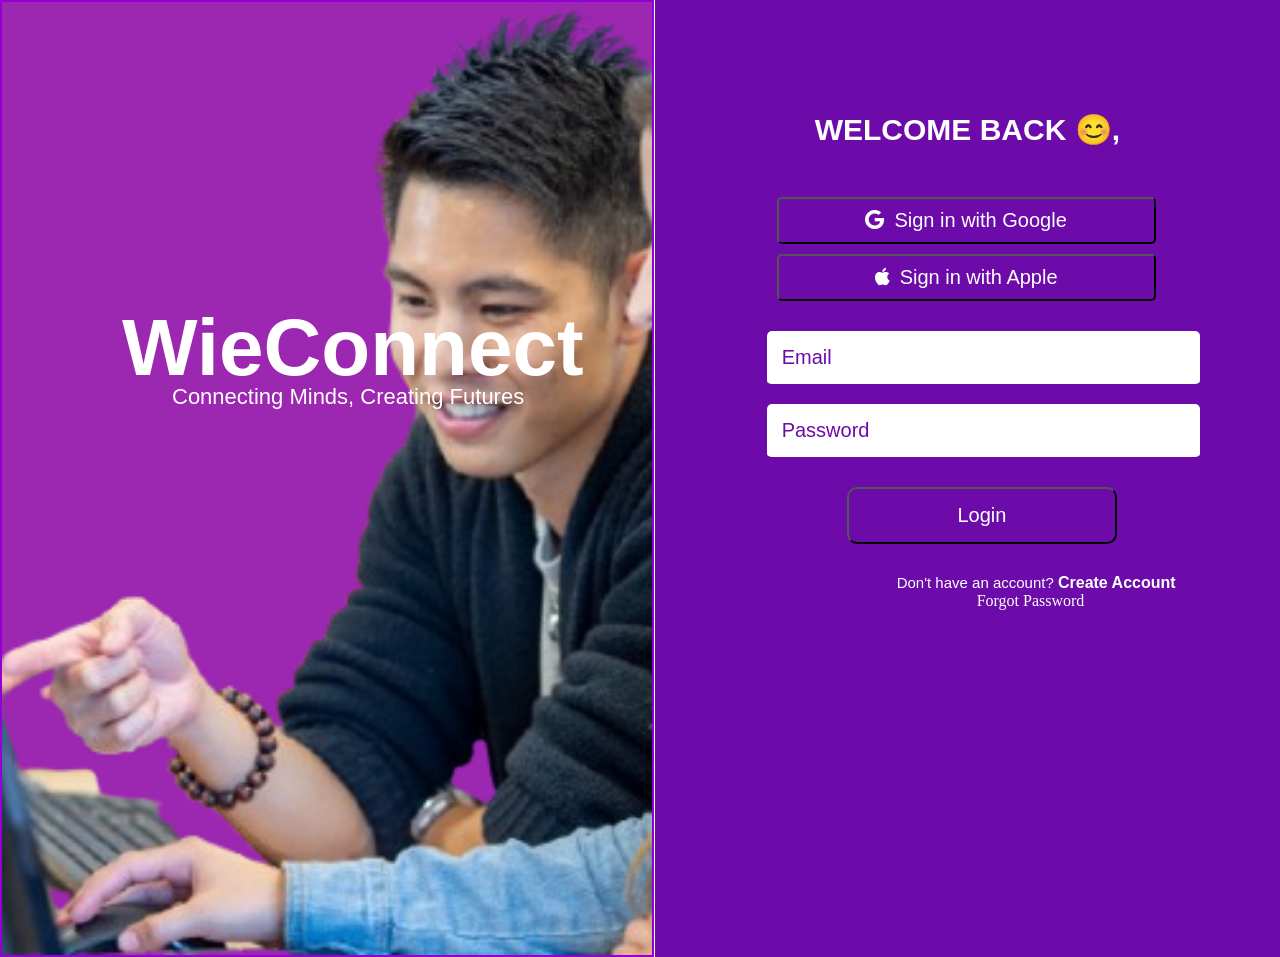
<file: index.html>
<!DOCTYPE html>
<html lang="en">
<head>
    <meta charset="UTF-8">
    <meta name="viewport" content="width=device-width, initial-scale=1.0">
    <title>Wiedic page</title>
    <link rel="stylesheet" href="style.css">
    <link rel="stylesheet" href="https://cdnjs.cloudflare.com/ajax/libs/font-awesome/6.4.0/css/all.min.css">
</head>
<body class="page1">
    <div class="logo">
    <div class="Logo1">
        <h3>WieConnect</h3>
        <p>Connecting Minds, Creating Futures</p>
    </div>
    <div class="Content">
    <div class="Olamide">
        <p>WELCOME BACK 😊,</p>
        <div class="btn-container">
        <button>
            <i class="fab fa-google"></i><span class="sign">Sign in with Google</span>
        </button>
        <button>
            <i class="fab fa-apple"></i><span class="sign">Sign in with Apple</span>
        </button>
        </div>
    </div>
    <div class="Racheal">
        <form id="form-reg">
            <input type="email" placeholder="Email"><br><br>
            <input type="password" placeholder="Password"><br><br>
        </form>
        <button type="submit">Login</button>
    </div>
    <div class="Stargal">
        <p class="account">Don't have an account? <a href="register.html" target="_blank">Create Account</a></p>
        <p>Forgot Password</p>
        </div>
    </div>
    </div>
</body>

</html>
</file>
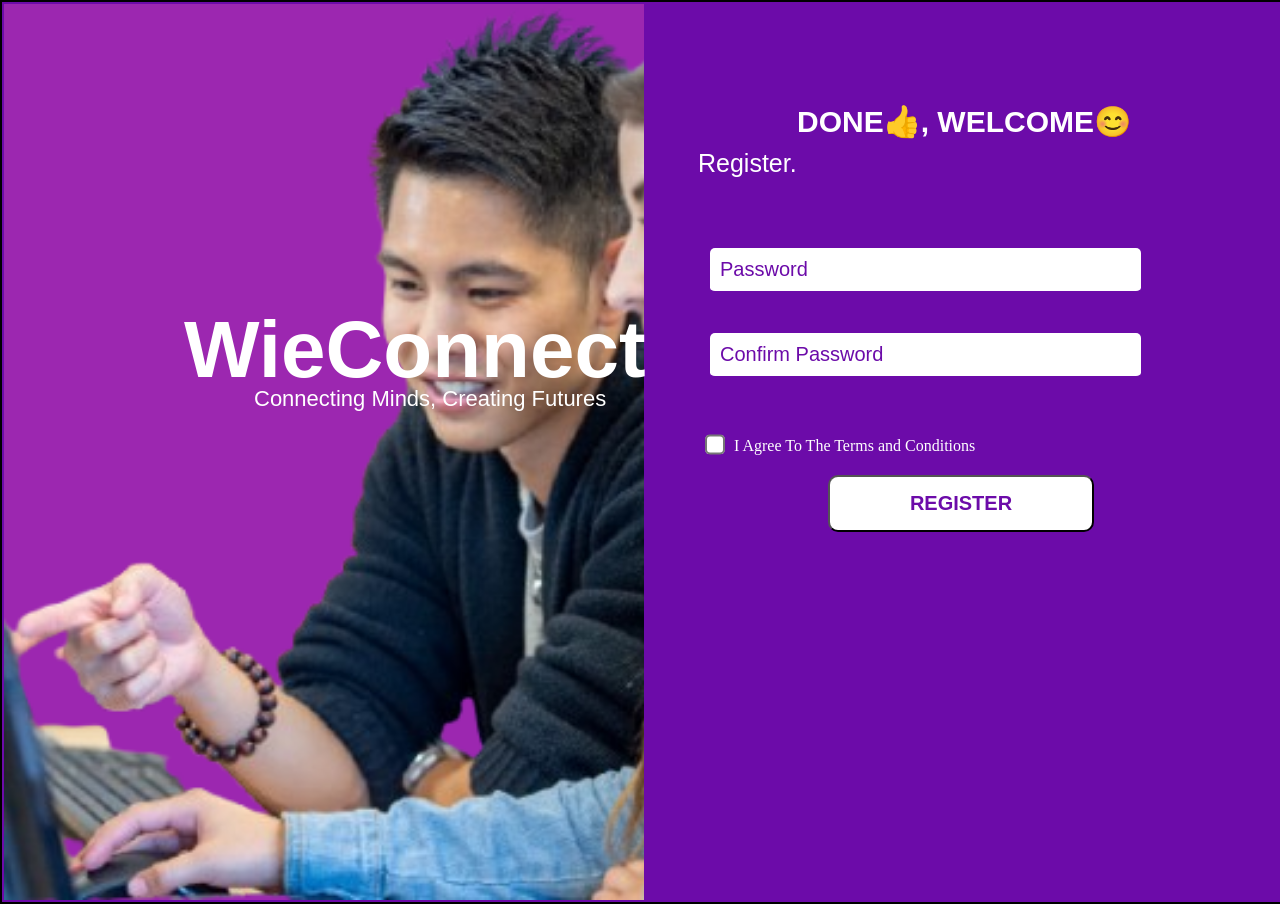
<file: END.HTML>
<!DOCTYPE html>
<html lang="en">
<head>
    <meta charset="UTF-8">
    <meta name="viewport" content="width=device-width, initial-scale=1.0">
    <title>Register</title>
    <link rel="stylesheet" href="style.css">
</head>
<body class="page2">
    <div class="Register">
        <div class="register-logo">
        <h3>WieConnect</h3>
        <p>Connecting Minds, Creating Futures</p>
        </div>
        <div class="form">
            <h3>DONE👍, WELCOME😊</h3>
            <P>Register.</P>
        <form>
            <input type="password" placeholder="Password" required>
            <input type="password" placeholder="Confirm Password"required>
            <div class="checkbox">
            <input type="checkbox" placeholder="checkbox" class="checkbox">
            <label for="checkbox" class="label">I Agree To The Terms and Conditions</label></div>
        </form>
        <Button>REGISTER</Button>
        </div>
    </div>
</body>
</html>
</file>
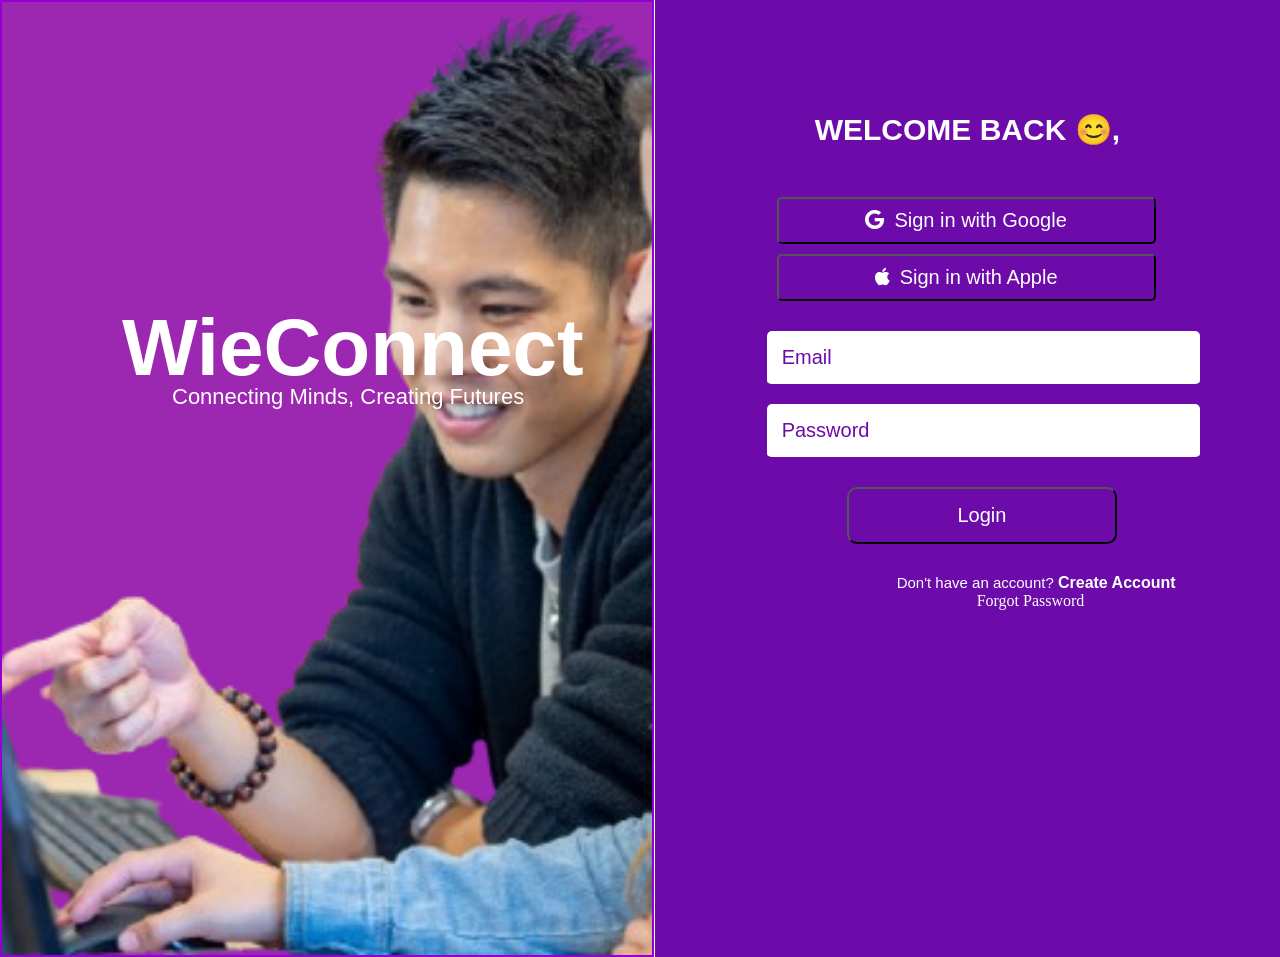
<file: loginpage.html>
<!DOCTYPE html>
<html lang="en">
<head>
    <meta charset="UTF-8">
    <meta name="viewport" content="width=device-width, initial-scale=1.0">
    <title>Wiedic page</title>
    <link rel="stylesheet" href="style.css">
    <link rel="stylesheet" href="https://cdnjs.cloudflare.com/ajax/libs/font-awesome/6.4.0/css/all.min.css">
</head>
<body class="page1">
    <div class="logo">
    <div class="Logo1">
        <h3>WieConnect</h3>
        <p>Connecting Minds, Creating Futures</p>
    </div>
    <div class="Content">
    <div class="Olamide">
        <p>WELCOME BACK 😊,</p>
        <div class="btn-container">
        <button>
            <i class="fab fa-google"></i><span class="sign">Sign in with Google</span>
        </button>
        <button>
            <i class="fab fa-apple"></i><span class="sign">Sign in with Apple</span>
        </button>
        </div>
    </div>
    <div class="Racheal">
        <form id="form-reg">
            <input type="email" placeholder="Email"><br><br>
            <input type="password" placeholder="Password"><br><br>
        </form>
        <button type="submit">Login</button>
    </div>
    <div class="Stargal">
        <p class="account">Don't have an account? <a href="register.html" target="_blank">Create Account</a></p>
        <p>Forgot Password</p>
        </div>
    </div>
    </div>
</body>
</html>
</file>
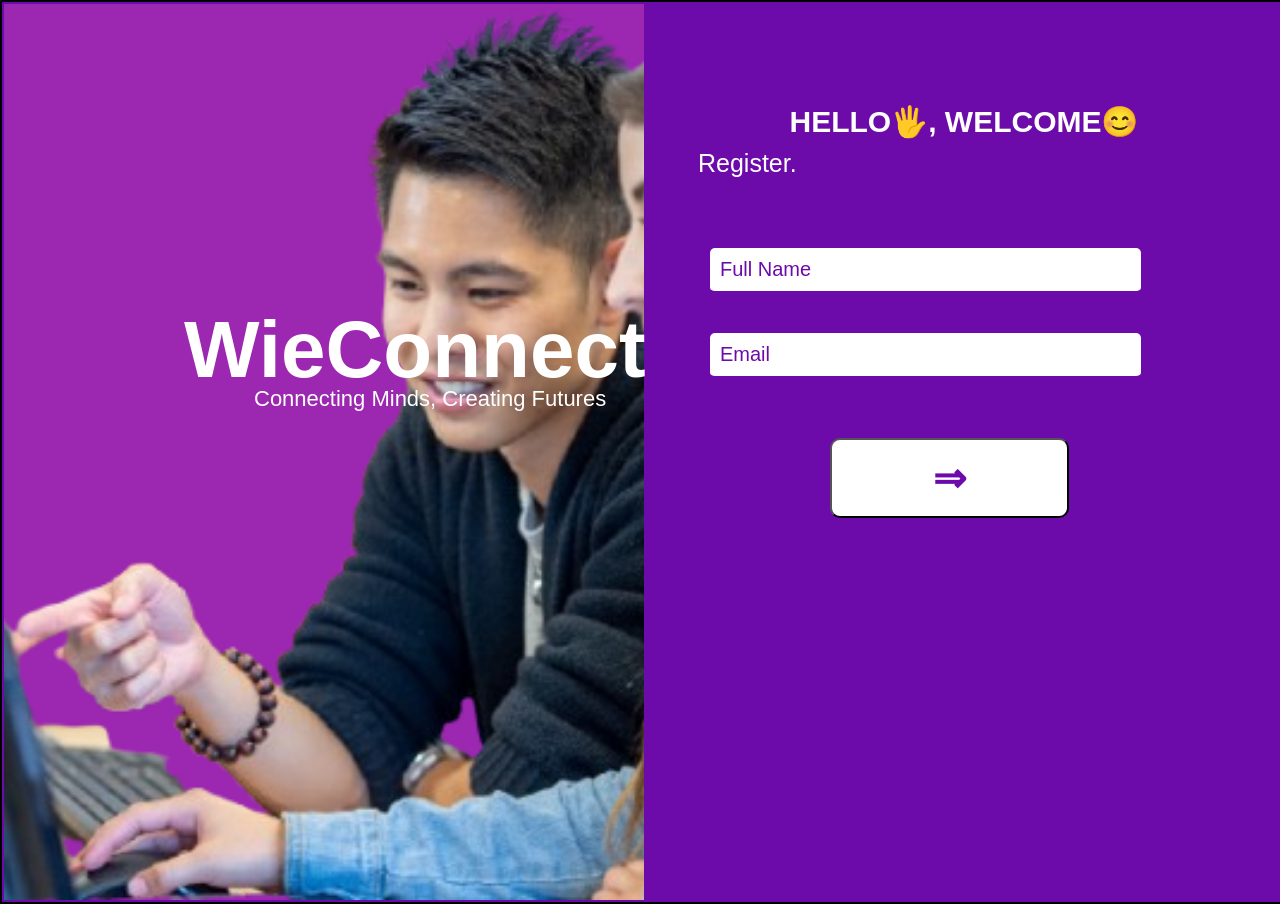
<file: register.html>
<!DOCTYPE html>
<html lang="en">
<head>
    <meta charset="UTF-8">
    <meta name="viewport" content="width=device-width, initial-scale=1.0">
    <title>Register</title>
    <link rel="stylesheet" href="style.css">
</head>
<body class="page2">
    <div class="Register">
        <div class="register-logo">
        <h3>WieConnect</h3>
        <p>Connecting Minds, Creating Futures</p>
        </div>
        <div class="form">
            <h3>HELLO🖐, WELCOME😊</h3>
            <P>Register.</P>
        <form>
            <input id="fullName" type="text" placeholder="Full Name" required>
            <input id="email" type="email" placeholder="Email" required>
        <Button><a href="signup.html" target="_blank">⇒</a></Button>
        </div>
    </div>
    <script>
        const form = 
        document.getElementById('form-reg');
        form.addEventListener('submit', function(e) {
            e.preventDefault();
        })
        const fullName = 
        document.getElementById('fullName').value.trim();
        const email =
        document.getElementById('email').value.trim.toLowerCase();
    </script>
</body>
</html>
</file>
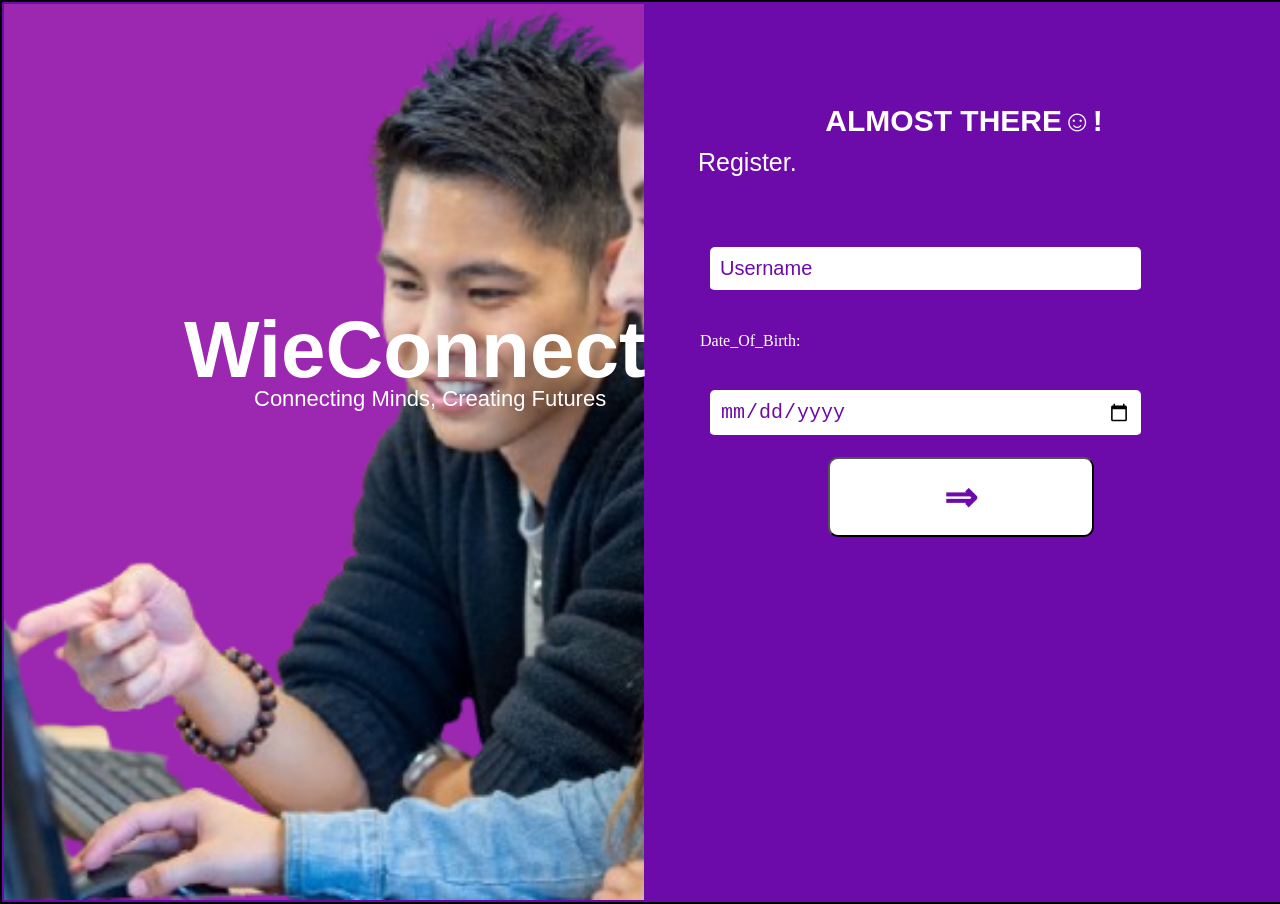
<file: signup.html>
<!DOCTYPE html>
<html lang="en">
<head>
    <meta charset="UTF-8">
    <meta name="viewport" content="width=device-width, initial-scale=1.0">
    <title>Register</title>
    <link rel="stylesheet" href="style.css">
</head>
<body class="page2">
    <div class="Register">
        <div class="register-logo">
        <h3>WieConnect</h3>
        <p>Connecting Minds, Creating Futures</p>
        </div>
        <div class="form">
            <h3>ALMOST THERE☺️!</h3>
            <P>Register.</P>
        <form>
            <input type="text" placeholder="Username" required>
            <label for="date">Date_Of_Birth:</label>
            <input type="date" placeholder="Date_Of_Birth">
        </form>
        <Button><a href="END.HTML" target="_blank">⇒</a></Button>
        </div>
    </div>
</body>
</html>
</file>
<file: style.css>
body.page1{
    margin: 0;
    padding: 0;
    border-radius: 10px;
}
@keyframes fadeIn{
    from{opacity: 0; visibility: visible;}
    to{opacity: 1; visibility: visible;}
}
.logo{
    display: flex;
    flex: 1;

}
.Logo1{
    border: 2px solid #9400D3;
    width: 60%;
    background-image: url(piiii-removebg-preview.png);
    background-repeat: no-repeat;
    background-size: cover;
    background-position: center;
}
.Logo1 h3{
    font-size: 80px;
    font-family: 'Segoe UI', Tahoma, Geneva, Verdana, sans-serif;
    color: white;
    margin-top: 300px;
    margin-left: 120px;
    margin-right: 0;
    margin-bottom: 0;
    animation: fadeIn 1s ease-in forwards;
    animation-delay: 2s;
    visibility: hidden;
}
.Logo1 p{
    font-size: 22px;
    font-family: 'Segoe UI', Tahoma, Geneva, Verdana, sans-serif;
    color: white;
    margin-top: -10px;
    margin-left: 170px;
    animation: fadeIn 1s ease-in forwards;
    animation-delay: 3s;
    visibility: hidden;
}
.Content{
    width: 50%;
    border: 2px solid #6c0ba9;
    margin-left: 1px;
    height: 97vh;
    background-color: #6c0ba9;
    padding: 40px;
}
.Olamide p{
    font-size: 30px;
    text-align: center;
    font-family: 'Segoe UI', Tahoma, Geneva, Verdana, sans-serif;
    font-weight: 600;
    color: white;
    margin-top: 70px;
    margin-bottom: 0;
}
.btn-container{
    display: grid;
    gap: 10px;
    margin-top: 50px;
}
.btn-container button{
    width: 70%;
    padding: 10px;
    background-color: #6c0ba9;
    color: white;
    font-size: 20px;
    cursor: pointer;
    border-radius: 5px;
    margin-left: 80px;
}
.btn-container button span.sign{
    margin-left: 10px;
}
.btn-container button:hover{
    color: #6c0ba9;
    background-color: white;
}
.Racheal form{
    margin-top: 30px;
}
.Racheal form input{
    border: none;
    border-bottom: 2px solid #6c0ba9;
    background-color: white;
    box-sizing: border-box;
    width: 80%;
    padding: 15px;
    margin-left: 70px;
    color: #6c0ba9;
    font-size: 20px;
    border-radius: 5px;
}
.Racheal form input::placeholder{
    color: #6c0ba9;
}
.Racheal button{
    margin-top: 10px;
    width: 50%;
    margin-left: 150px;
    padding: 15px;
    border-radius: 10px;
    background-color: #6c0ba9;
    color: white;
    font-size: 20px;
    cursor: pointer;
}
.Racheal button:hover{
    background-color: white;
    color: #6c0ba9;
}
.Stargal p.account{
    margin-top:30px;
    margin-left: 200px;
    margin-bottom: 0;
    font-size: 15px;
    font-family: 'Segoe UI', Tahoma, Geneva, Verdana, sans-serif;
    color: white;
}
.Stargal p.account a{
    color: white;
    font-size: 16px;
    font-weight: bold;
    text-decoration: none;
    font-family: 'Segoe UI', Tahoma, Geneva, Verdana, sans-serif;
}
.Stargal p{
    margin-left: 280px;
    margin-top: 0;
    color: white;
}
body.page2{
    margin: 0;
    padding: 0;
}
.Register{
    margin: 0;
    padding: 0;
    border: 2px solid;
    display: flex;
    flex: 1;
    width: 100%;
    height: 100vh;
}
.register-logo{
    border: 2px solid #6c0ba9;
    background-image: url(piiii-removebg-preview.png);
    background-repeat: no-repeat;
    background-size: cover;
    background-position: center;
    width: 50%;
}
.register-logo h3{
    font-size: 80px;
    font-family: 'Segoe UI', Tahoma, Geneva, Verdana, sans-serif;
    font-weight: bold;
    color: white;
    margin-top: 300px;
    margin-bottom: 0;
    margin-left: 180px;
    animation: fadeIn 1s ease-in forwards;
    animation-delay: 2s;
    visibility: hidden;
}
.register-logo p{
    font-size: 22px;
    font-family: 'Segoe UI', Tahoma, Geneva, Verdana, sans-serif;
    color: white;
    margin-top: -10px;
    margin-bottom: 0;
    margin-left: 250px;
    animation: fadeIn 1s ease-in forwards;
    animation-delay: 3s;
    visibility: hidden;
}
.form{
    border: 2px solid #6c0ba9;
    width: 50%;
    background-color: #6c0ba9;
    padding: 50px;
}
.form h3{
    text-align: center;
    font-size: 30px;
    color: white;
    font-family: 'Segoe UI', Tahoma, Geneva, Verdana, sans-serif;
    margin-top: 50px;
    margin-bottom: 10px;
}
.form p{
    text-align: start;
    font-size: 25px;
    color: white;
    font-family: 'Segoe UI', Tahoma, Geneva, Verdana, sans-serif;
    margin-top: 10px;
    margin-bottom: 0;
}
.form form{
    margin-left: 20px;
    margin-top: 70px;
    display: grid;
    gap: 40px;
    width: 90%;
    margin-left: 2PX;
}
.form form label{
    color: white;
}
.form form input{
    border: none;
    border-bottom: 2px solid #6c0ba9;
    background-color: white;
    box-sizing: border-box;
    width: 90%;
    padding: 10px;
    margin-left: 10px;
    color: #6c0ba9;
    font-size: 20px;
    border-radius: 5px;
}
.form form input::placeholder{
    color: #6c0ba9;
    font-size: 20px;
    font-family: 'Segoe UI', Tahoma, Geneva, Verdana, sans-serif;
}
.checkbox{
    margin-left: 0;
}
.form form input.checkbox{
    margin-top: 20px;
    margin-bottom: 0px;
    padding: 0;
    color: white;
    font-size: 40px;
    margin-right: 10px;
    text-align: start;
    width: 10px;
    transform: scale(2.0);
    text-align: start;
}
.form form label.label{
    color: white;
    font-family: cursive;
    font-weight: 400;
}
.form button{
    width: 50%;
    color: #6c0ba9;
    font-size: 20px;
    padding: 15PX;
    font-weight: bold;
    background-color: white;
    margin-top: 20px;
    margin-left: 130px;
    cursor: pointer;
    border-radius: 10px;
}  
.form button a{
    text-decoration: none;
    color: #6c0ba9;
    font-size: 40px;
}
.Register .form Button:hover{
    background-color: #6c0ba9;
    color: white;
}
.Register .form Button a:hover{
    color: white;
}
</file>
